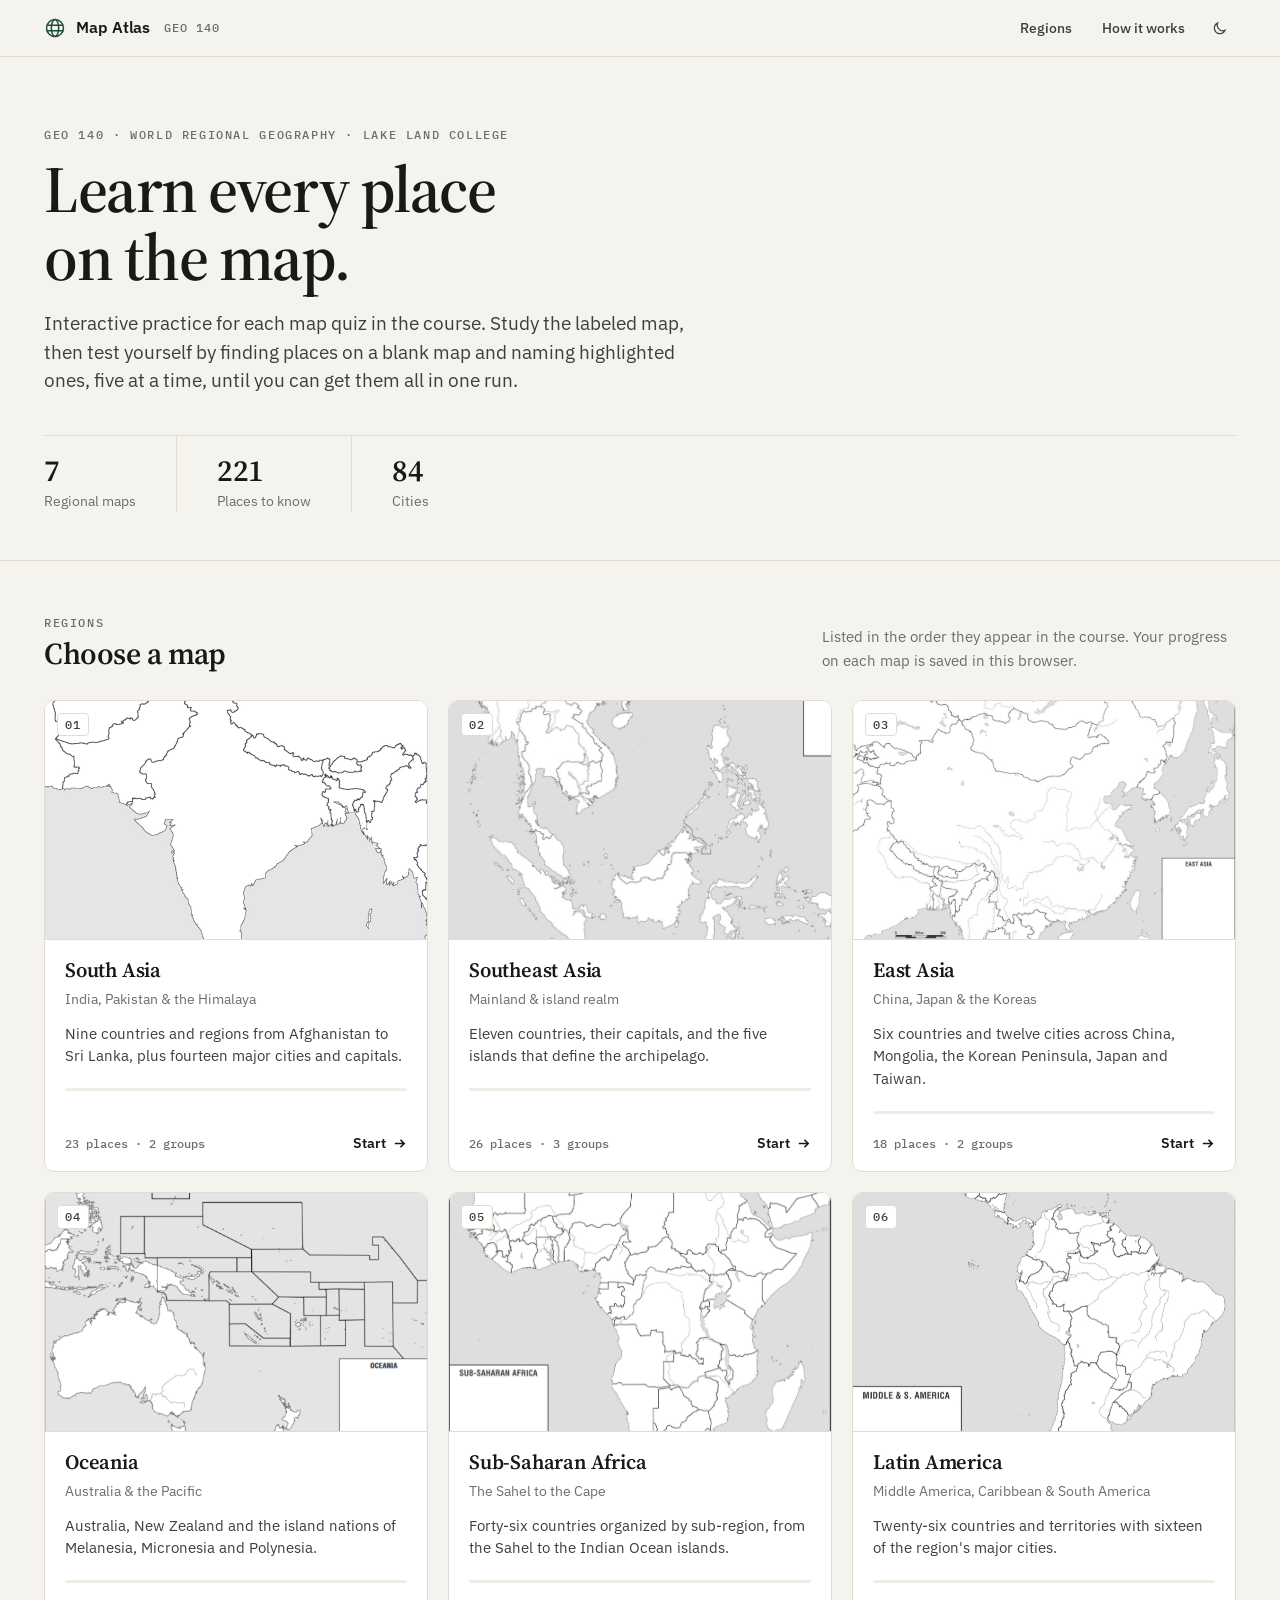
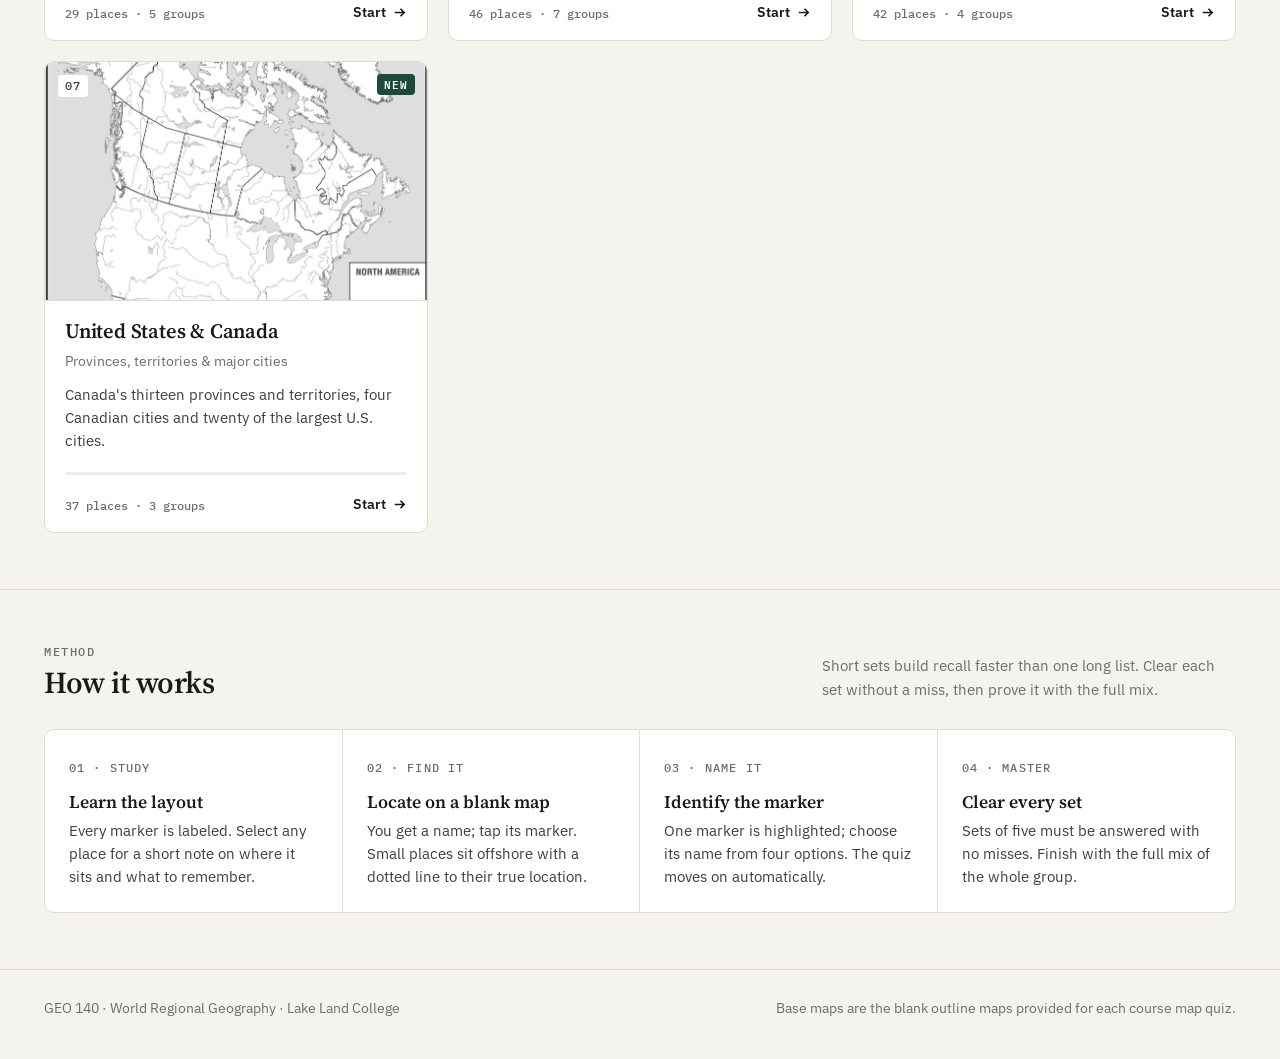
<file: index.html>
<!doctype html>
<html lang="en">
<head>
  <meta charset="utf-8">
  <meta name="viewport" content="width=device-width, initial-scale=1, viewport-fit=cover">
  <title>Map Atlas · GEO 140 Map Quizzes</title>
  <meta name="description" content="Interactive map quizzes for GEO 140 World Regional Geography: study, find and name every country and city on the course map lists.">
  <link rel="icon" href="assets/favicon.svg" type="image/svg+xml">
  <link rel="preconnect" href="https://fonts.googleapis.com">
  <link rel="preconnect" href="https://fonts.gstatic.com" crossorigin>
  <link rel="stylesheet" href="https://fonts.googleapis.com/css2?family=IBM+Plex+Mono:wght@500;600&family=IBM+Plex+Sans:wght@400;500;600&family=Source+Serif+4:opsz,wght@8..60,600&display=swap">
  <link rel="stylesheet" href="assets/style.css">
</head>
<body>
  <header class="topbar">
    <div class="wrap">
      <a class="brand" href="./">
        <svg viewBox="0 0 24 24" fill="none" stroke="currentColor" stroke-width="1.6" aria-hidden="true"><circle cx="12" cy="12" r="9.25"/><ellipse cx="12" cy="12" rx="4" ry="9.25"/><path d="M2.9 9h18.2M2.9 15h18.2"/></svg>
        Map Atlas <small>GEO 140</small>
      </a>
      <nav class="topnav">
        <a href="#regions">Regions</a>
        <a href="#how">How it works</a>
        <button class="icon-btn" id="theme" type="button" aria-label="Toggle dark mode" title="Toggle dark mode">
          <svg viewBox="0 0 24 24" fill="none" stroke="currentColor" stroke-width="1.7" aria-hidden="true"><path d="M20 14.5A8 8 0 0 1 9.5 4a8 8 0 1 0 10.5 10.5Z"/></svg>
        </button>
      </nav>
    </div>
  </header>

  <main>
    <section class="hero">
      <div class="wrap">
        <div class="eyebrow">GEO 140 · World Regional Geography · Lake Land College</div>
        <h1>Learn every place on the map.</h1>
        <p class="lede">Interactive practice for each map quiz in the course. Study the labeled map, then test yourself by finding places on a blank map and naming highlighted ones, five at a time, until you can get them all in one run.</p>
        <div class="stats">
          <div class="stat"><b id="s-regions">7</b><span>Regional maps</span></div>
          <div class="stat"><b id="s-places">221</b><span>Places to know</span></div>
          <div class="stat"><b id="s-cities">—</b><span>Cities</span></div>
        </div>
      </div>
    </section>

    <section class="section" id="regions">
      <div class="wrap">
        <div class="section-head">
          <div>
            <div class="eyebrow">Regions</div>
            <h2>Choose a map</h2>
          </div>
          <p>Listed in the order they appear in the course. Your progress on each map is saved in this browser.</p>
        </div>
        <div class="grid" id="cards"></div>
      </div>
    </section>

    <section class="section" id="how">
      <div class="wrap">
        <div class="section-head">
          <div>
            <div class="eyebrow">Method</div>
            <h2>How it works</h2>
          </div>
          <p>Short sets build recall faster than one long list. Clear each set without a miss, then prove it with the full mix.</p>
        </div>
        <div class="steps">
          <div class="step"><span class="n">01 · STUDY</span><h3>Learn the layout</h3><p>Every marker is labeled. Select any place for a short note on where it sits and what to remember.</p></div>
          <div class="step"><span class="n">02 · FIND IT</span><h3>Locate on a blank map</h3><p>You get a name; tap its marker. Small places sit offshore with a dotted line to their true location.</p></div>
          <div class="step"><span class="n">03 · NAME IT</span><h3>Identify the marker</h3><p>One marker is highlighted; choose its name from four options. The quiz moves on automatically.</p></div>
          <div class="step"><span class="n">04 · MASTER</span><h3>Clear every set</h3><p>Sets of five must be answered with no misses. Finish with the full mix of the whole group.</p></div>
        </div>
      </div>
    </section>
  </main>

  <footer class="footer">
    <div class="wrap">
      <span>GEO 140 · World Regional Geography · Lake Land College</span>
      <span>Base maps are the blank outline maps provided for each course map quiz.</span>
    </div>
  </footer>

  <script src="assets/data.js"></script>
  <script src="assets/theme.js"></script>
  <script src="assets/home.js"></script>
</body>
</html>
</file>
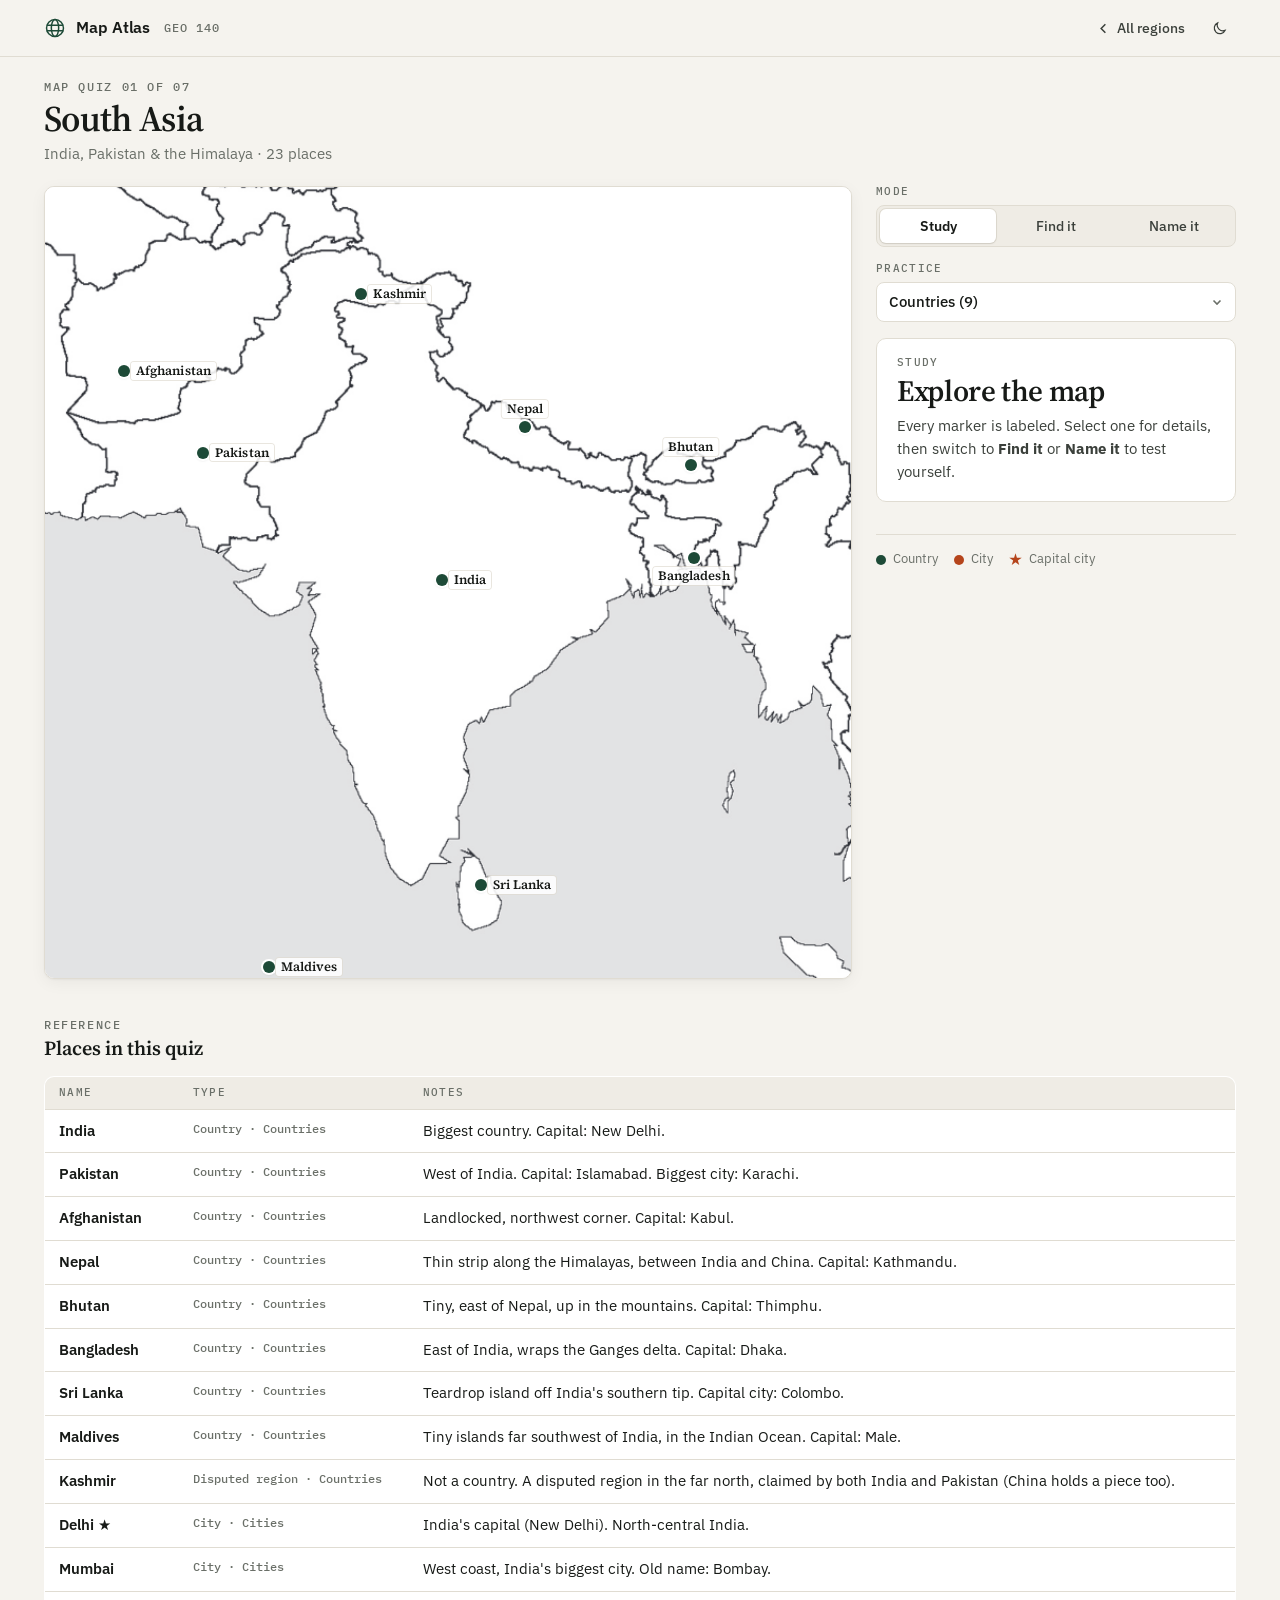
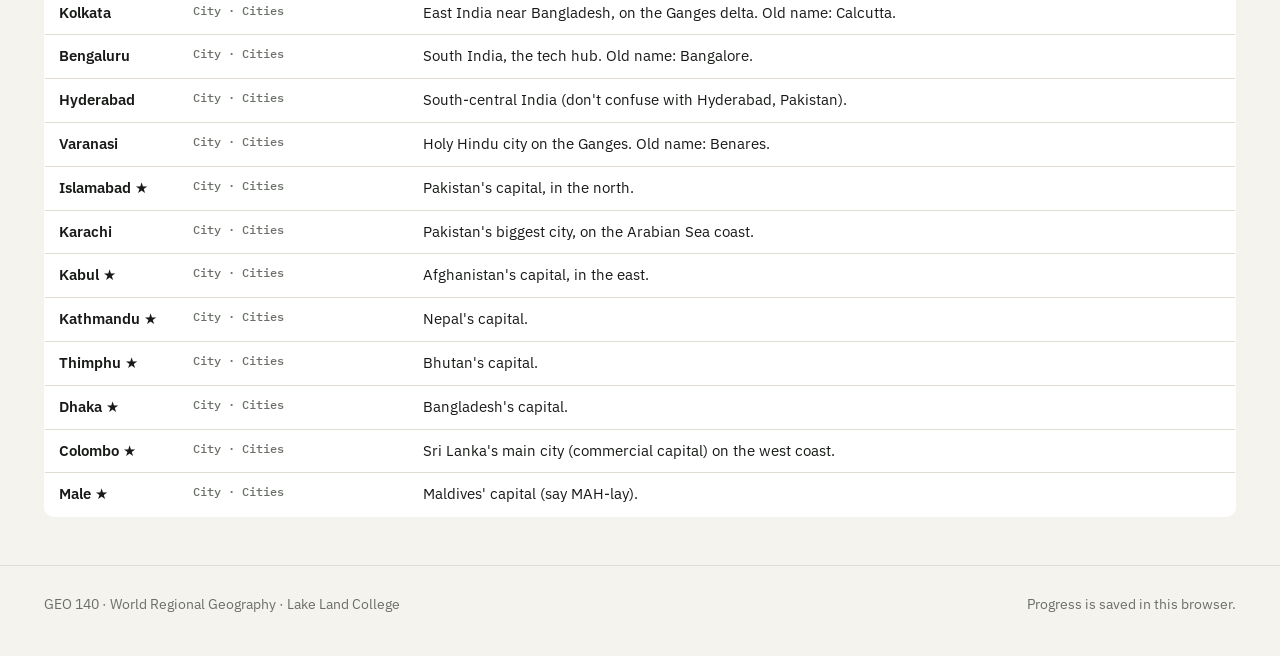
<file: quiz.html>
<!doctype html>
<html lang="en">
<head>
  <meta charset="utf-8">
  <meta name="viewport" content="width=device-width, initial-scale=1, viewport-fit=cover">
  <title>Map Quiz · Map Atlas</title>
  <meta name="description" content="Interactive map quiz for GEO 140 World Regional Geography.">
  <link rel="icon" href="assets/favicon.svg" type="image/svg+xml">
  <link rel="preconnect" href="https://fonts.googleapis.com">
  <link rel="preconnect" href="https://fonts.gstatic.com" crossorigin>
  <link rel="stylesheet" href="https://fonts.googleapis.com/css2?family=IBM+Plex+Mono:wght@500;600&family=IBM+Plex+Sans:wght@400;500;600&family=Source+Serif+4:opsz,wght@8..60,600&display=swap">
  <link rel="stylesheet" href="assets/style.css">
</head>
<body>
  <header class="topbar">
    <div class="wrap">
      <a class="brand" href="./">
        <svg viewBox="0 0 24 24" fill="none" stroke="currentColor" stroke-width="1.6" aria-hidden="true"><circle cx="12" cy="12" r="9.25"/><ellipse cx="12" cy="12" rx="4" ry="9.25"/><path d="M2.9 9h18.2M2.9 15h18.2"/></svg>
        Map Atlas <small>GEO 140</small>
      </a>
      <nav class="topnav">
        <a href="./">
          <svg viewBox="0 0 16 16" width="15" height="15" fill="none" stroke="currentColor" stroke-width="1.6" aria-hidden="true"><path d="M10 3.5 5.5 8l4.5 4.5"/></svg>
          All regions
        </a>
        <button class="icon-btn" id="theme" type="button" aria-label="Toggle dark mode" title="Toggle dark mode">
          <svg viewBox="0 0 24 24" fill="none" stroke="currentColor" stroke-width="1.7" aria-hidden="true"><path d="M20 14.5A8 8 0 0 1 9.5 4a8 8 0 1 0 10.5 10.5Z"/></svg>
        </button>
      </nav>
    </div>
  </header>

  <main class="wrap quiz">
    <div class="quiz-head">
      <div>
        <div class="eyebrow" id="eyebrow">Map quiz</div>
        <h1 id="title">Loading…</h1>
        <p class="sub" id="subtitle"></p>
      </div>
    </div>

    <div class="layout">
      <div class="stage">
        <div class="map" id="map"><img id="mapimg" alt=""></div>
      </div>

      <aside class="panel" aria-label="Quiz controls">
        <div class="control ctl-mode">
          <span class="label">Mode</span>
          <div class="seg" role="group" aria-label="Mode">
            <button type="button" data-m="study" aria-pressed="true">Study</button>
            <button type="button" data-m="find" aria-pressed="false">Find it</button>
            <button type="button" data-m="name" aria-pressed="false">Name it</button>
          </div>
        </div>

        <div class="control ctl-group">
          <label for="group">Practice</label>
          <select class="select" id="group"></select>
        </div>

        <div class="control ctl-sets" id="setsWrap">
          <span class="label">Set</span>
          <div class="chips" id="sets"></div>
        </div>

        <div class="card-q" id="prompt" aria-live="polite"></div>

        <div class="progress" id="progress" hidden>
          <div class="bar" id="pbar"></div>
          <div class="meta"><span id="pcount"></span><span id="pscore"></span></div>
        </div>

        <div class="opts" id="opts" hidden></div>
        <div class="actions" id="actions"></div>

        <div class="legend" id="legend"></div>
        <div class="kbd-hint" id="kbd"></div>
      </aside>
    </div>

    <section class="reference" id="reference">
      <div class="eyebrow">Reference</div>
      <h2>Places in this quiz</h2>
      <table class="ref-table">
        <thead><tr><th>Name</th><th>Type</th><th>Notes</th></tr></thead>
        <tbody id="refbody"></tbody>
      </table>
    </section>
  </main>

  <footer class="footer">
    <div class="wrap">
      <span>GEO 140 · World Regional Geography · Lake Land College</span>
      <span>Progress is saved in this browser.</span>
    </div>
  </footer>

  <script src="assets/data.js"></script>
  <script src="assets/theme.js"></script>
  <script src="assets/quiz.js"></script>
</body>
</html>
</file>
<file: assets/style.css>
/* ==========================================================================
   Map Atlas — shared styles
   ========================================================================== */

:root {
  --paper: #f5f3ee;
  --surface: #ffffff;
  --sunken: #efece5;
  --ink: #171a17;
  --ink-2: #3b403b;
  --muted: #6a6f68;
  --line: #e0dcd2;
  --line-strong: #c9c4b7;

  --accent: #1d4a37;
  --accent-ink: #ffffff;
  --accent-soft: #e3ece6;

  --m-country: #1d4a37;
  --m-city: #b5441b;
  --m-island: #8a6410;
  --m-province: #1d4a37;

  --good: #1f7a4a;
  --good-soft: #e4f2ea;
  --bad: #b3261e;
  --bad-soft: #f8e6e4;

  --map-filter: none;
  --map-bg: #ffffff;

  --serif: "Source Serif 4", Georgia, "Times New Roman", serif;
  --sans: "IBM Plex Sans", system-ui, -apple-system, "Segoe UI", sans-serif;
  --mono: "IBM Plex Mono", ui-monospace, "SF Mono", Menlo, monospace;

  --radius: 10px;
  --radius-sm: 6px;
  --shadow: 0 1px 2px rgba(23, 26, 23, .04), 0 4px 16px rgba(23, 26, 23, .05);
  color-scheme: light;
}

@media (prefers-color-scheme: dark) {
  :root:not([data-theme="light"]) {
    --paper: #121412;
    --surface: #1a1d1a;
    --sunken: #161916;
    --ink: #ecebe6;
    --ink-2: #c9c8c1;
    --muted: #9a9e96;
    --line: #2b302b;
    --line-strong: #3b413b;
    --accent: #8cc7a8;
    --accent-ink: #0f1a14;
    --accent-soft: #1f2e26;
    --m-country: #8cc7a8;
    --m-city: #f08b5f;
    --m-island: #e0b44f;
    --m-province: #8cc7a8;
    --good: #6cc995;
    --good-soft: #17301f;
    --bad: #f08479;
    --bad-soft: #3a1c19;
    --map-filter: invert(.9) hue-rotate(180deg) brightness(.92) contrast(.95);
    --map-bg: #1b1d1b;
    --shadow: 0 1px 2px rgba(0, 0, 0, .3), 0 4px 16px rgba(0, 0, 0, .25);
    color-scheme: dark;
  }
}
:root[data-theme="dark"] {
  --paper: #121412;
  --surface: #1a1d1a;
  --sunken: #161916;
  --ink: #ecebe6;
  --ink-2: #c9c8c1;
  --muted: #9a9e96;
  --line: #2b302b;
  --line-strong: #3b413b;
  --accent: #8cc7a8;
  --accent-ink: #0f1a14;
  --accent-soft: #1f2e26;
  --m-country: #8cc7a8;
  --m-city: #f08b5f;
  --m-island: #e0b44f;
  --m-province: #8cc7a8;
  --good: #6cc995;
  --good-soft: #17301f;
  --bad: #f08479;
  --bad-soft: #3a1c19;
  --map-filter: invert(.9) hue-rotate(180deg) brightness(.92) contrast(.95);
  --map-bg: #1b1d1b;
  --shadow: 0 1px 2px rgba(0, 0, 0, .3), 0 4px 16px rgba(0, 0, 0, .25);
  color-scheme: dark;
}

/* ---------- Base ---------- */
*, *::before, *::after { box-sizing: border-box; }
[hidden] { display: none !important; }
html { -webkit-text-size-adjust: 100%; }
body {
  margin: 0;
  background: var(--paper);
  color: var(--ink);
  font: 400 16px/1.55 var(--sans);
  -webkit-font-smoothing: antialiased;
}
a { color: inherit; }
img { display: block; max-width: 100%; }
button { font: inherit; color: inherit; }
:focus-visible { outline: 2px solid var(--accent); outline-offset: 2px; }

.wrap { max-width: 1240px; margin-inline: auto; padding-inline: 24px; }
.eyebrow {
  font: 500 .72rem/1 var(--mono);
  letter-spacing: .14em;
  text-transform: uppercase;
  color: var(--muted);
}

/* ---------- Top bar ---------- */
.topbar {
  position: sticky; top: 0; z-index: 20;
  background: color-mix(in srgb, var(--paper) 88%, transparent);
  backdrop-filter: saturate(1.4) blur(10px);
  -webkit-backdrop-filter: saturate(1.4) blur(10px);
  border-bottom: 1px solid var(--line);
}
.topbar .wrap { display: flex; align-items: center; justify-content: space-between; gap: 16px; height: 56px; }
.brand { display: inline-flex; align-items: center; gap: 10px; text-decoration: none; font: 600 .98rem/1 var(--sans); letter-spacing: -.005em; }
.brand svg { width: 22px; height: 22px; color: var(--accent); flex: none; }
.brand small { font: 500 .72rem/1 var(--mono); letter-spacing: .08em; color: var(--muted); margin-left: 4px; text-transform: uppercase; }
.topnav { display: flex; align-items: center; gap: 4px; }
.topnav a, .icon-btn {
  display: inline-flex; align-items: center; gap: 6px;
  height: 34px; padding: 0 12px; border-radius: var(--radius-sm);
  font: 500 .875rem/1 var(--sans); text-decoration: none; color: var(--ink-2);
  background: transparent; border: 1px solid transparent; cursor: pointer;
}
.topnav a:hover, .icon-btn:hover { background: var(--sunken); color: var(--ink); }
.icon-btn { width: 34px; padding: 0; justify-content: center; }
.icon-btn svg { width: 17px; height: 17px; }

/* ---------- Home: hero ---------- */
.hero { padding-block: 72px 48px; border-bottom: 1px solid var(--line); }
.hero h1 {
  font: 600 clamp(2.4rem, 5.4vw, 4.1rem)/1.04 var(--serif);
  letter-spacing: -.022em; margin: 14px 0 18px; max-width: 15ch;
}
.hero p.lede { font-size: clamp(1.02rem, 1.6vw, 1.16rem); color: var(--ink-2); max-width: 60ch; margin: 0; }
.stats { display: flex; flex-wrap: wrap; gap: 0; margin-top: 40px; border-top: 1px solid var(--line); }
.stat { padding: 18px 40px 0 0; margin-right: 40px; border-right: 1px solid var(--line); }
.stat:last-child { border-right: 0; }
.stat b { display: block; font: 600 1.9rem/1.1 var(--serif); font-variant-numeric: tabular-nums; letter-spacing: -.01em; }
.stat span { font-size: .875rem; color: var(--muted); }

/* ---------- Home: sections ---------- */
.section { padding-block: 56px; }
.section + .section { border-top: 1px solid var(--line); }
.section-head { display: flex; align-items: end; justify-content: space-between; gap: 16px; margin-bottom: 28px; flex-wrap: wrap; }
.section-head h2 { font: 600 clamp(1.5rem, 2.6vw, 1.9rem)/1.15 var(--serif); letter-spacing: -.015em; margin: 8px 0 0; }
.section-head p { margin: 0; color: var(--muted); font-size: .94rem; max-width: 46ch; }

.grid { display: grid; grid-template-columns: repeat(auto-fill, minmax(min(100%, 340px), 1fr)); gap: 20px; }
.card {
  display: flex; flex-direction: column;
  background: var(--surface); border: 1px solid var(--line); border-radius: var(--radius);
  text-decoration: none; overflow: hidden;
  transition: border-color .18s ease, box-shadow .18s ease, transform .18s ease;
}
.card:hover { border-color: var(--line-strong); box-shadow: var(--shadow); transform: translateY(-2px); }
.card-media { position: relative; aspect-ratio: 16 / 10; background: var(--map-bg); border-bottom: 1px solid var(--line); overflow: hidden; }
.card-media img { width: 100%; height: 100%; object-fit: cover; object-position: center; filter: var(--map-filter); opacity: .92; transition: transform .5s ease; }
.card:hover .card-media img { transform: scale(1.03); }
.card-num {
  position: absolute; top: 12px; left: 12px;
  font: 500 .72rem/1 var(--mono); letter-spacing: .08em;
  background: var(--surface); color: var(--ink-2);
  border: 1px solid var(--line); border-radius: 4px; padding: 5px 7px;
}
.card-tag {
  position: absolute; top: 12px; right: 12px;
  font: 600 .68rem/1 var(--mono); letter-spacing: .1em; text-transform: uppercase;
  background: var(--accent); color: var(--accent-ink); border-radius: 4px; padding: 5px 7px;
}
.card-body { padding: 18px 20px 20px; display: flex; flex-direction: column; gap: 6px; flex: 1; }
.card h3 { font: 600 1.28rem/1.2 var(--serif); letter-spacing: -.01em; margin: 0; }
.card .sub { font-size: .9rem; color: var(--muted); margin: 0; }
.card .desc { font-size: .92rem; color: var(--ink-2); margin: 6px 0 0; }
.card-foot {
  display: flex; align-items: center; justify-content: space-between; gap: 12px;
  margin-top: auto; padding-top: 16px; font: 500 .78rem/1 var(--mono); color: var(--muted);
}
.card-foot .go { display: inline-flex; align-items: center; gap: 6px; color: var(--ink); font: 600 .86rem/1 var(--sans); }
.card-foot .go svg { width: 15px; height: 15px; transition: transform .18s ease; }
.card:hover .go svg { transform: translateX(3px); }
.meter { height: 3px; background: var(--sunken); border-radius: 2px; overflow: hidden; margin-top: 14px; }
.meter i { display: block; height: 100%; width: 0; background: var(--good); transition: width .4s ease; }

.steps { display: grid; grid-template-columns: repeat(auto-fit, minmax(min(100%, 260px), 1fr)); gap: 0; border: 1px solid var(--line); border-radius: var(--radius); background: var(--surface); overflow: hidden; }
.step { padding: 24px; border-right: 1px solid var(--line); }
.step:last-child { border-right: 0; }
.step .n { font: 500 .72rem/1 var(--mono); color: var(--muted); letter-spacing: .1em; }
.step h3 { font: 600 1.1rem/1.25 var(--serif); margin: 12px 0 6px; }
.step p { margin: 0; color: var(--ink-2); font-size: .93rem; }

.footer { border-top: 1px solid var(--line); padding-block: 28px 40px; color: var(--muted); font-size: .86rem; }
.footer .wrap { display: flex; flex-wrap: wrap; gap: 8px 24px; justify-content: space-between; }

/* ---------- Quiz page ---------- */
.quiz { padding-block: 24px 48px; }
.quiz-head { display: flex; flex-wrap: wrap; align-items: end; justify-content: space-between; gap: 12px 24px; margin-bottom: 20px; }
.quiz-head h1 { font: 600 clamp(1.6rem, 3.2vw, 2.25rem)/1.1 var(--serif); letter-spacing: -.018em; margin: 6px 0 0; }
.quiz-head .sub { color: var(--muted); margin: 4px 0 0; font-size: .95rem; }

.layout { display: grid; grid-template-columns: minmax(0, 1fr) 360px; gap: 24px; align-items: start; }
.stage { display: flex; justify-content: center; }
.panel { display: flex; flex-direction: column; gap: 16px; position: sticky; top: 76px; }

.control { display: flex; flex-direction: column; gap: 8px; }
.control > label, .control > .label { font: 500 .7rem/1 var(--mono); letter-spacing: .12em; text-transform: uppercase; color: var(--muted); }

.seg { display: grid; grid-auto-flow: column; grid-auto-columns: 1fr; background: var(--sunken); border: 1px solid var(--line); border-radius: 8px; padding: 3px; gap: 2px; }
.seg button {
  border: 0; background: transparent; border-radius: 6px; height: 34px; padding: 0 10px;
  font: 500 .875rem/1 var(--sans); color: var(--ink-2); cursor: pointer; white-space: nowrap;
}
.seg button:hover { color: var(--ink); }
.seg button[aria-pressed="true"] { background: var(--surface); color: var(--ink); box-shadow: 0 1px 2px rgba(0,0,0,.08), 0 0 0 1px var(--line); font-weight: 600; }

.select {
  appearance: none; -webkit-appearance: none; width: 100%; height: 40px;
  border: 1px solid var(--line); border-radius: 8px; background: var(--surface) no-repeat right 12px center / 12px;
  background-image: url("data:image/svg+xml,%3Csvg xmlns='http://www.w3.org/2000/svg' viewBox='0 0 12 12' fill='none' stroke='%236a6f68' stroke-width='1.6'%3E%3Cpath d='M2.5 4.5 6 8l3.5-3.5'/%3E%3C/svg%3E");
  padding: 0 34px 0 12px; font: 500 .92rem/1 var(--sans); color: var(--ink); cursor: pointer;
}
.select:hover { border-color: var(--line-strong); }

.chips { display: flex; flex-wrap: wrap; gap: 6px; }
.chip {
  height: 30px; padding: 0 11px; border-radius: 999px; border: 1px solid var(--line);
  background: var(--surface); font: 500 .78rem/1 var(--mono); color: var(--ink-2); cursor: pointer;
  display: inline-flex; align-items: center; gap: 6px; font-variant-numeric: tabular-nums;
}
.chip:hover { border-color: var(--line-strong); color: var(--ink); }
.chip[aria-pressed="true"] { background: var(--ink); border-color: var(--ink); color: var(--paper); }
.chip.done::before { content: ""; width: 6px; height: 6px; border-radius: 50%; background: var(--good); }
.chip[aria-pressed="true"].done::before { background: var(--good); box-shadow: 0 0 0 2px var(--ink); }

.card-q {
  background: var(--surface); border: 1px solid var(--line); border-radius: var(--radius);
  padding: 18px 20px; display: flex; flex-direction: column; gap: 6px; min-height: 128px;
  transition: background-color .2s ease, border-color .2s ease;
}
.card-q .k { font: 500 .7rem/1 var(--mono); letter-spacing: .12em; text-transform: uppercase; color: var(--muted); display: flex; justify-content: space-between; gap: 8px; }
.card-q .q { font: 600 clamp(1.45rem, 2.4vw, 1.85rem)/1.15 var(--serif); letter-spacing: -.012em; overflow-wrap: anywhere; }
.card-q .t { color: var(--ink-2); font-size: .93rem; }
.card-q.ok { border-color: color-mix(in srgb, var(--good) 45%, var(--line)); background: var(--good-soft); }
.card-q.ok .k { color: var(--good); }
.card-q.no { border-color: color-mix(in srgb, var(--bad) 45%, var(--line)); background: var(--bad-soft); }
.card-q.no .k { color: var(--bad); }

.progress { display: flex; flex-direction: column; gap: 8px; }
.progress .bar { height: 4px; background: var(--sunken); border-radius: 2px; overflow: hidden; display: flex; gap: 2px; }
.progress .bar i { flex: 1; background: var(--line); }
.progress .bar i.ok { background: var(--good); }
.progress .bar i.no { background: var(--bad); }
.progress .bar i.cur { background: var(--ink-2); }
.progress .meta { display: flex; justify-content: space-between; font: 500 .75rem/1 var(--mono); color: var(--muted); font-variant-numeric: tabular-nums; }

.opts { display: grid; grid-template-columns: 1fr; gap: 8px; }
.opt {
  display: flex; align-items: center; gap: 12px; text-align: left;
  min-height: 46px; padding: 10px 14px; border-radius: 8px; border: 1px solid var(--line);
  background: var(--surface); font: 500 .96rem/1.25 var(--sans); cursor: pointer;
  transition: border-color .15s ease, background-color .15s ease;
}
.opt:hover:not(:disabled) { border-color: var(--ink-2); }
.opt kbd { flex: none; display: inline-grid; place-items: center; width: 22px; height: 22px; border-radius: 4px; border: 1px solid var(--line); background: var(--sunken); font: 500 .72rem/1 var(--mono); color: var(--muted); }
.opt.right { border-color: var(--good); background: var(--good-soft); }
.opt.wrong { border-color: var(--bad); background: var(--bad-soft); }
.opt:disabled { cursor: default; }

.btn {
  display: inline-flex; align-items: center; justify-content: center; gap: 8px;
  height: 44px; padding: 0 18px; border-radius: 8px; border: 1px solid var(--ink);
  background: var(--ink); color: var(--paper); font: 600 .94rem/1 var(--sans); cursor: pointer; width: 100%;
}
.btn:hover { opacity: .9; }
.btn.ghost { background: transparent; color: var(--ink); border-color: var(--line-strong); }

.legend { display: flex; flex-wrap: wrap; gap: 8px 16px; font-size: .82rem; color: var(--muted); padding-top: 4px; border-top: 1px solid var(--line); padding-top: 14px; }
.legend span { display: inline-flex; align-items: center; gap: 7px; }
.legend i { width: 10px; height: 10px; border-radius: 50%; display: inline-block; flex: none; }
.legend i.country, .legend i.place, .legend i.region { background: var(--m-country); }
.legend i.province { background: var(--m-province); }
.legend i.city { background: var(--m-city); }
.legend i.island { background: transparent; box-shadow: inset 0 0 0 2.5px var(--m-island); }
.legend i.cap { width: 13px; height: 13px; border-radius: 0; background: var(--m-city); clip-path: polygon(50% 0, 61% 35%, 98% 35%, 68% 57%, 79% 91%, 50% 70%, 21% 91%, 32% 57%, 2% 35%, 39% 35%); }
.kbd-hint { font-size: .8rem; color: var(--muted); }
.kbd-hint kbd { font: 500 .72rem/1 var(--mono); border: 1px solid var(--line); background: var(--surface); border-radius: 4px; padding: 2px 5px; }

/* ---------- Map + markers ---------- */
.map {
  position: relative; width: min(100%, calc((100vh - 96px) * var(--ar)));
  aspect-ratio: var(--ar); background: var(--map-bg);
  border: 1px solid var(--line); border-radius: var(--radius); overflow: hidden;
  box-shadow: var(--shadow); touch-action: manipulation;
}
.map img { position: absolute; inset: 0; width: 100%; height: 100%; filter: var(--map-filter); user-select: none; -webkit-user-drag: none; pointer-events: none; }
svg.lead { position: absolute; inset: 0; width: 100%; height: 100%; pointer-events: none; }
svg.lead line { stroke: var(--ink-2); stroke-width: 1.2; stroke-dasharray: 3 2; vector-effect: non-scaling-stroke; opacity: .75; }
svg.lead circle { fill: var(--ink-2); }

.pin {
  position: absolute; width: 30px; height: 30px; margin: -15px 0 0 -15px; padding: 0;
  border: 0; background: transparent; border-radius: 50%; display: grid; place-items: center; cursor: pointer;
  -webkit-tap-highlight-color: transparent;
}
.pin:disabled { cursor: default; }
.pin i {
  width: 12px; height: 12px; border-radius: 50%; background: var(--m-country);
  box-shadow: 0 0 0 2px var(--surface), 0 1px 3px rgba(0,0,0,.25);
  transition: transform .15s ease;
}
.pin.k-city i { background: var(--m-city); }
.pin.k-province i { background: var(--m-province); }
.pin.k-island i { background: var(--surface); box-shadow: inset 0 0 0 3px var(--m-island), 0 0 0 2px var(--surface), 0 1px 3px rgba(0,0,0,.25); }
.pin.cap i { width: 17px; height: 17px; border-radius: 0; box-shadow: none; clip-path: polygon(50% 0, 61% 35%, 98% 35%, 68% 57%, 79% 91%, 50% 70%, 21% 91%, 32% 57%, 2% 35%, 39% 35%); }
.pin:hover:not(:disabled) i { transform: scale(1.3); }
.pin.hl i { animation: pulse 1.15s ease-in-out infinite; box-shadow: 0 0 0 3px var(--surface), 0 0 0 5.5px var(--ink); }
.pin.hl.cap i { width: 22px; height: 22px; background: var(--ink); }
.pin.ok i { background: var(--good) !important; }
.pin.no i { background: var(--bad) !important; }
.pin.ok.k-island i, .pin.no.k-island i { box-shadow: 0 0 0 2px var(--surface); }
.pin.dim i { opacity: .35; }
@keyframes pulse { 50% { transform: scale(1.3); } }

.pin b {
  position: absolute; left: 22px; top: 50%; transform: translateY(-50%);
  white-space: nowrap; pointer-events: none;
  font: 600 clamp(.62rem, 1.15vw, .8rem)/1.25 var(--sans); color: var(--ink);
  background: color-mix(in srgb, var(--surface) 88%, transparent);
  padding: 1px 5px; border-radius: 3px; box-shadow: 0 0 0 1px color-mix(in srgb, var(--line) 70%, transparent);
}
.pin.left b { left: auto; right: 22px; }
.pin.down b { left: 50%; top: 24px; transform: translateX(-50%); }
.pin.up b { left: 50%; top: auto; bottom: 24px; transform: translateX(-50%); }
.pin.k-country b, .pin.k-province b, .pin.k-place b, .pin.k-region b { font-family: var(--serif); font-weight: 600; letter-spacing: .005em; }
.pin.k-island b { font-style: italic; }

/* ---------- Reference list ---------- */
.reference { margin-top: 40px; }
.reference h2 { font: 600 1.25rem/1.2 var(--serif); margin: 6px 0 16px; }
.ref-table { width: 100%; border-collapse: collapse; background: var(--surface); border: 1px solid var(--line); border-radius: var(--radius); overflow: hidden; font-size: .92rem; }
.ref-table th, .ref-table td { text-align: left; padding: 10px 14px; border-bottom: 1px solid var(--line); vertical-align: top; }
.ref-table th { font: 500 .7rem/1 var(--mono); letter-spacing: .12em; text-transform: uppercase; color: var(--muted); background: var(--sunken); }
.ref-table tr:last-child td { border-bottom: 0; }
.ref-table td:first-child { font-weight: 600; white-space: nowrap; }
.ref-table td.type { font: 500 .78rem/1.4 var(--mono); color: var(--muted); white-space: nowrap; }
.ref-table tbody tr { cursor: pointer; }
.ref-table tbody tr:hover td { background: var(--sunken); }

/* ---------- Responsive ---------- */
@media (max-width: 980px) {
  .layout { grid-template-columns: 1fr; }
  .panel { position: static; display: contents; }
  .layout > * , .panel > * { min-width: 0; }
  .layout { display: flex; flex-direction: column; gap: 14px; align-items: stretch; }
  .ctl-mode { order: 1; } .ctl-group { order: 2; } .ctl-sets { order: 3; }
  .card-q { order: 4; } .progress { order: 5; }
  .stage { order: 6; } .opts { order: 7; } .actions { order: 8; } .legend { order: 9; } .kbd-hint { display: none; }
  .map { width: 100%; }
}
@media (max-width: 640px) {
  .wrap { padding-inline: 16px; }
  .topbar .wrap { height: 52px; }
  .brand small { display: none; }
  .hero { padding-block: 44px 32px; }
  .stat { padding-right: 20px; margin-right: 20px; }
  .stat b { font-size: 1.5rem; }
  .section { padding-block: 40px; }
  .step { border-right: 0; border-bottom: 1px solid var(--line); }
  .step:last-child { border-bottom: 0; }

  .quiz { padding-block: 14px 32px; }
  .quiz-head { margin-bottom: 12px; }
  .layout { gap: 10px; }
  .card-q { min-height: 0; padding: 12px 14px; gap: 4px; }
  .card-q .q { font-size: 1.4rem; }
  .card-q .t { font-size: .87rem; }
  .seg button { font-size: .84rem; padding: 0 6px; }
  .stage { margin-inline: -16px; }
  .map { border-radius: 0; border-inline: 0; box-shadow: none; }
  .opts { grid-template-columns: 1fr 1fr; }
  .opt { min-height: 50px; padding: 8px 10px; font-size: .9rem; gap: 8px; }
  .opt kbd { display: none; }

  .pin { width: 34px; height: 34px; margin: -17px 0 0 -17px; }
  .pin i { width: 8px; height: 8px; box-shadow: 0 0 0 1.5px var(--surface), 0 1px 2px rgba(0,0,0,.3); }
  .pin.k-island i { width: 10px; height: 10px; box-shadow: inset 0 0 0 2.5px var(--m-island), 0 0 0 1.5px var(--surface); }
  .pin.cap i { width: 13px; height: 13px; }
  .pin.hl i { width: 12px; height: 12px; box-shadow: 0 0 0 2px var(--surface), 0 0 0 4px var(--ink); }
  .pin.hl.cap i { width: 17px; height: 17px; }
  .pin b { font-size: .58rem; left: 22px; padding: 0 3px; }
  .pin.left b { right: 22px; }
  .pin.down b { top: 22px; } .pin.up b { bottom: 22px; }
  .ref-table td.type { display: none; }
  .ref-table th:nth-child(2) { display: none; }
}
@media (prefers-reduced-motion: reduce) {
  *, *::before, *::after { animation: none !important; transition: none !important; }
}
</file>
